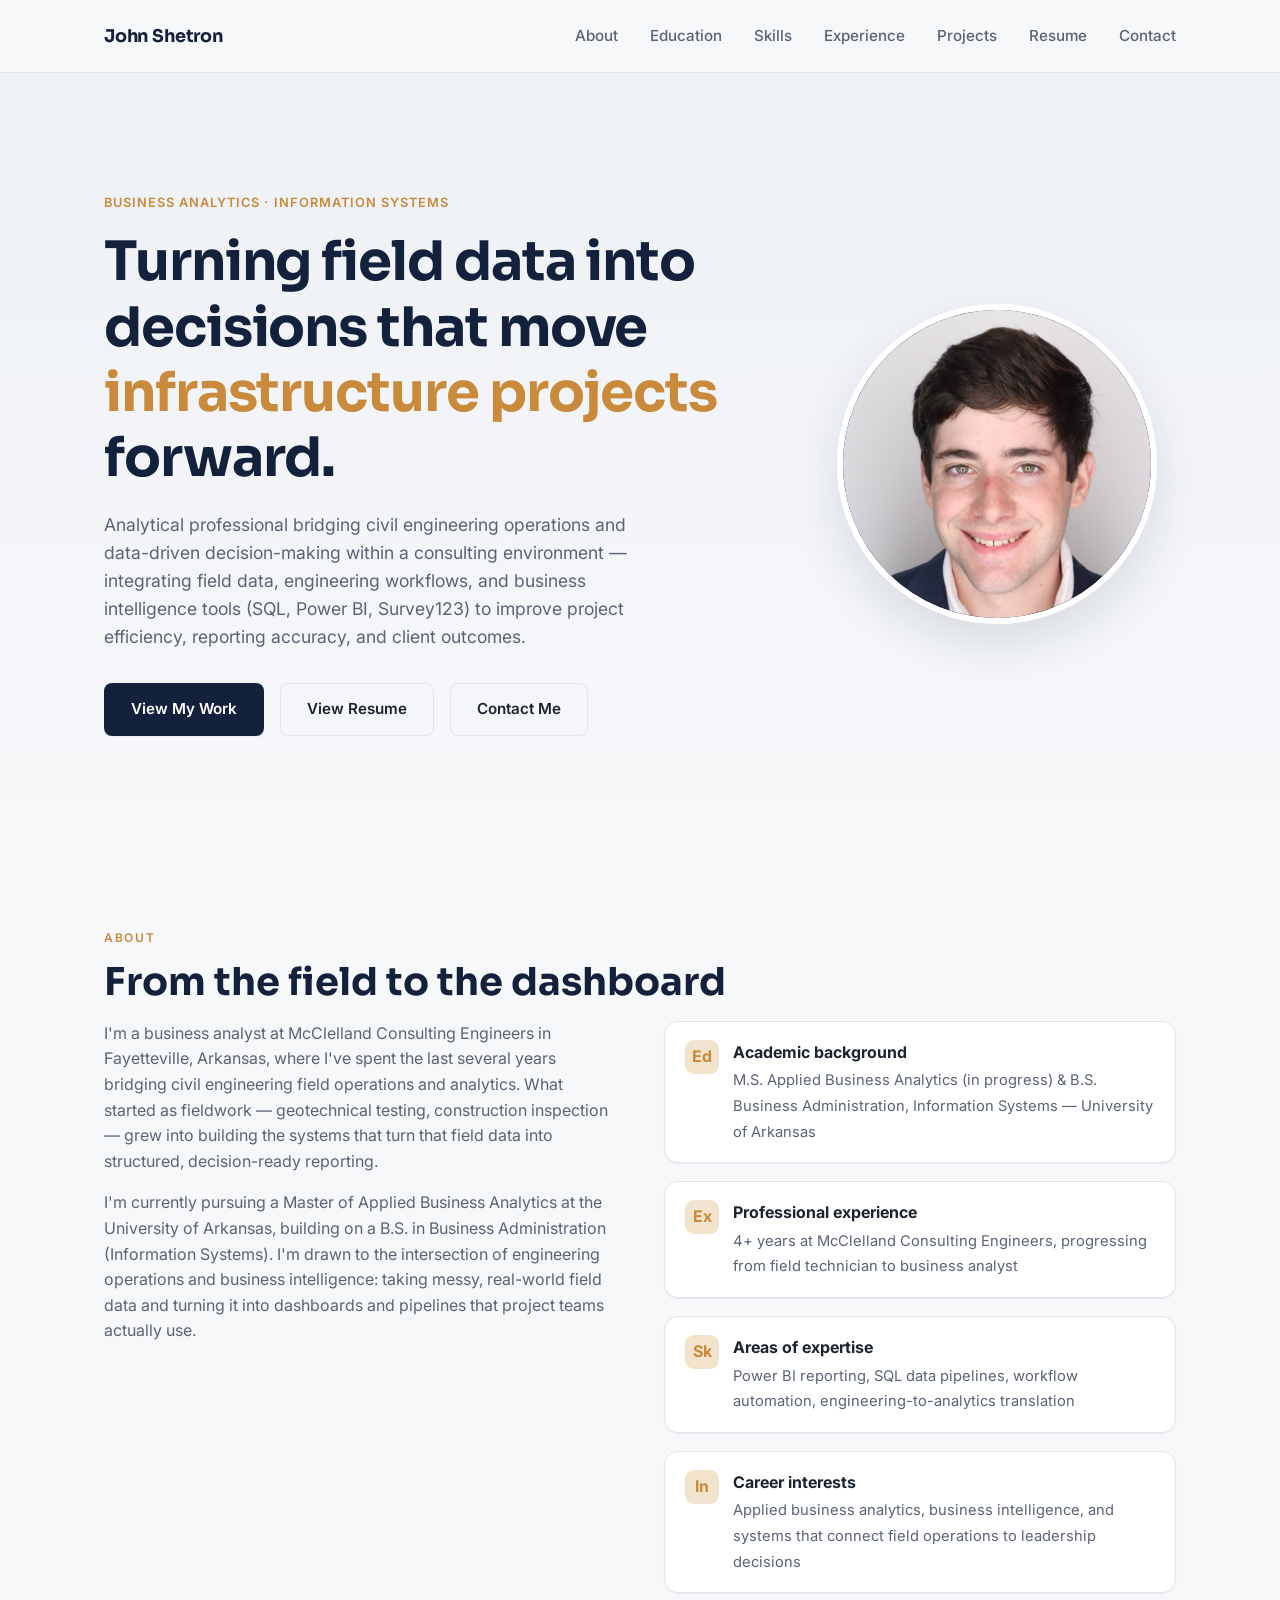
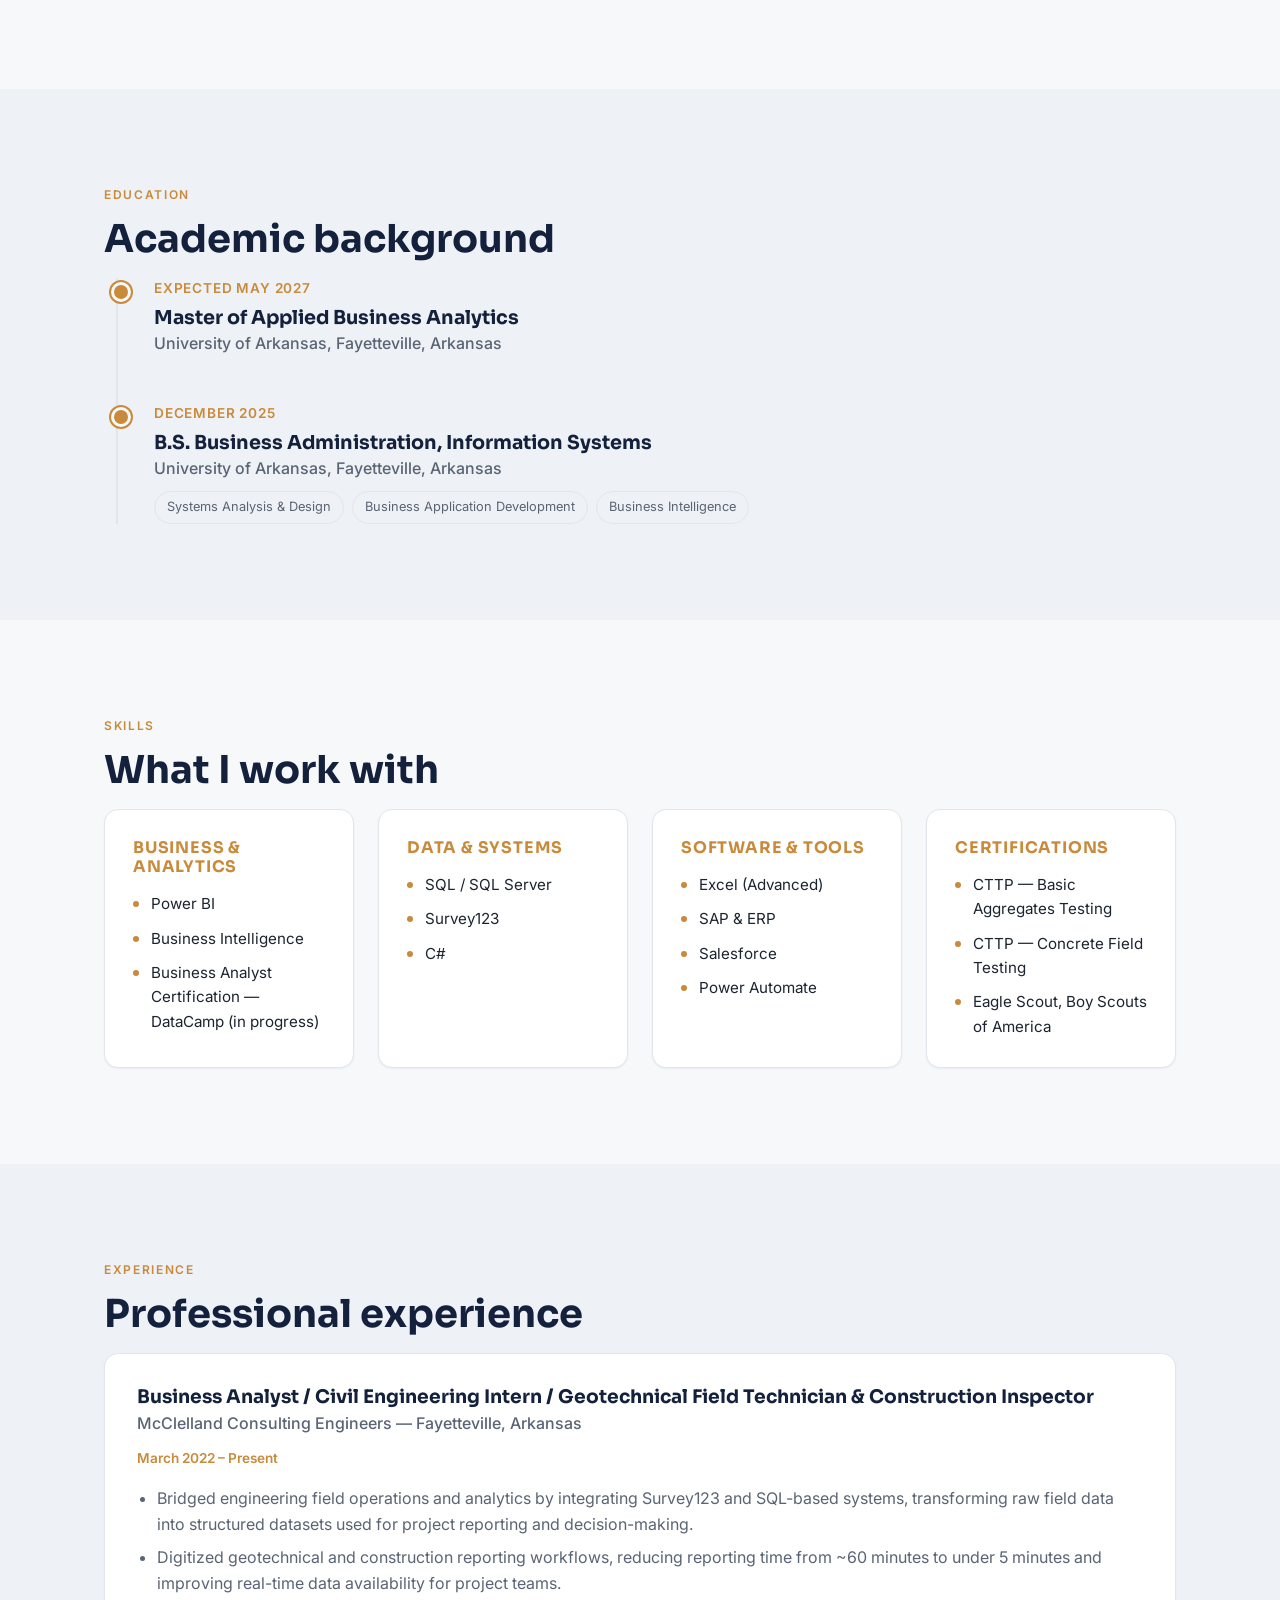
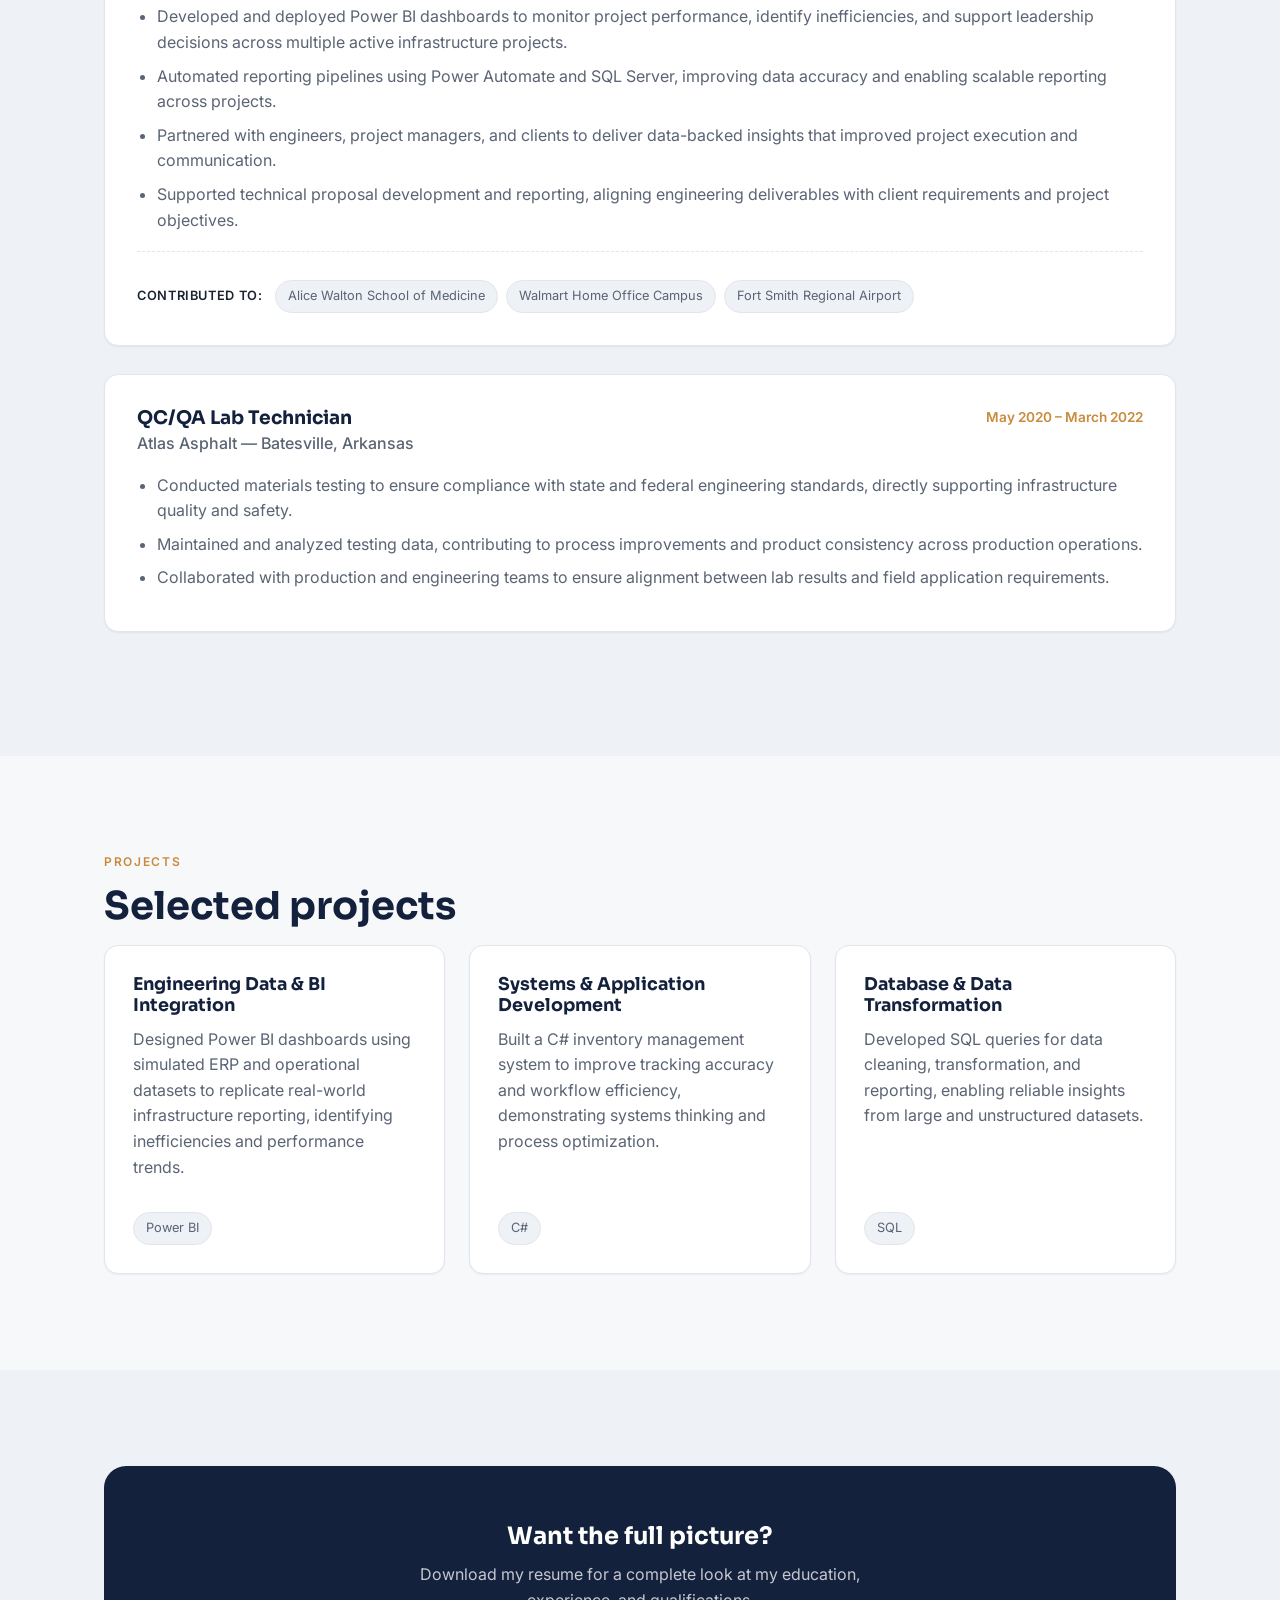
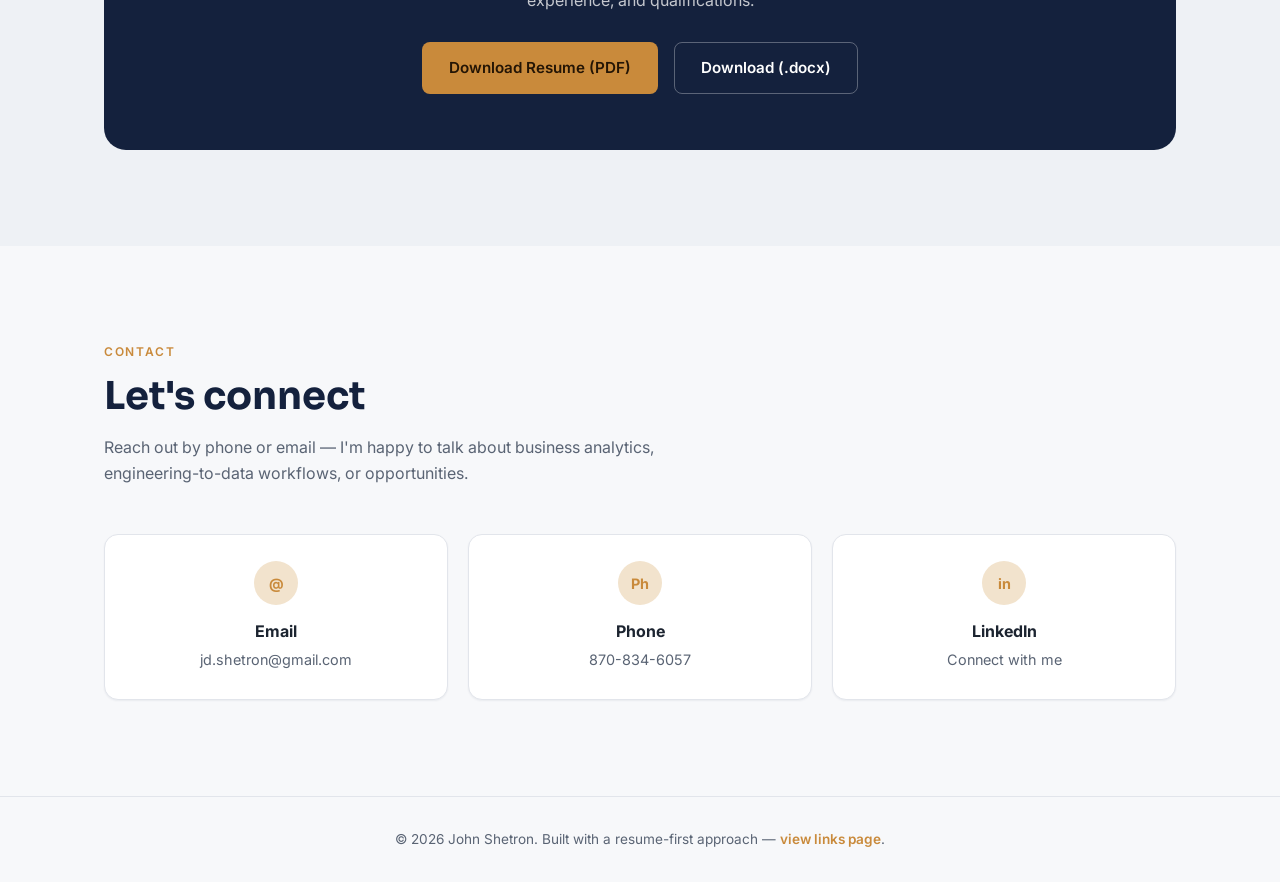
<file: index.html>
<!DOCTYPE html>
<html lang="en">
<head>
<meta charset="UTF-8">
<meta name="viewport" content="width=device-width, initial-scale=1.0">
<title>John Shetron — Business Analyst &amp; Applied Business Analytics</title>
<meta name="description" content="Portfolio of John Shetron — Business Analyst bridging civil engineering operations and data-driven decision-making. Power BI, SQL, Survey123, Power Automate.">
<link rel="icon" href="data:,">
<script>document.documentElement.classList.add('js');</script>
<link rel="preconnect" href="https://fonts.googleapis.com">
<link rel="preconnect" href="https://fonts.gstatic.com" crossorigin>
<link href="https://fonts.googleapis.com/css2?family=Inter:wght@400;500;600&family=Sora:wght@600;700&display=swap" rel="stylesheet">
<link rel="stylesheet" href="styles.css">
</head>
<body>

<nav class="navbar">
  <div class="container">
    <a href="#home" class="brand">John Shetron</a>
    <ul class="nav-links">
      <li><a href="#about">About</a></li>
      <li><a href="#education">Education</a></li>
      <li><a href="#skills">Skills</a></li>
      <li><a href="#experience">Experience</a></li>
      <li><a href="#projects">Projects</a></li>
      <li><a href="#resume">Resume</a></li>
      <li><a href="#contact">Contact</a></li>
    </ul>
    <button class="nav-toggle" aria-label="Toggle navigation menu">
      <span></span><span></span><span></span>
    </button>
  </div>
</nav>

<header class="hero" id="home">
  <div class="container">
    <div>
      <span class="hero-eyebrow">Business Analytics &middot; Information Systems</span>
      <h1>Turning field data into decisions that move <span>infrastructure projects</span> forward.</h1>
      <p class="hero-lede">
        Analytical professional bridging civil engineering operations and data-driven decision-making within a
        consulting environment — integrating field data, engineering workflows, and business intelligence tools
        (SQL, Power BI, Survey123) to improve project efficiency, reporting accuracy, and client outcomes.
      </p>
      <div class="hero-ctas">
        <a href="#experience" class="btn btn-primary">View My Work</a>
        <a href="#resume" class="btn btn-outline">View Resume</a>
        <a href="#contact" class="btn btn-outline">Contact Me</a>
      </div>
    </div>
    <div class="avatar-badge"><img src="assets/headshot.jpg" alt="John Shetron"></div>
  </div>
</header>

<section id="about">
  <div class="container">
    <span class="section-label">About</span>
    <h2 class="section-heading reveal">From the field to the dashboard</h2>
    <div class="about-grid">
      <div class="reveal">
        <p>
          I'm a business analyst at McClelland Consulting Engineers in Fayetteville, Arkansas, where I've spent
          the last several years bridging civil engineering field operations and analytics. What started as
          fieldwork — geotechnical testing, construction inspection — grew into building the systems that turn
          that field data into structured, decision-ready reporting.
        </p>
        <p>
          I'm currently pursuing a Master of Applied Business Analytics at the University of Arkansas, building on
          a B.S. in Business Administration (Information Systems). I'm drawn to the intersection of engineering
          operations and business intelligence: taking messy, real-world field data and turning it into dashboards
          and pipelines that project teams actually use.
        </p>
      </div>
      <ul class="about-list reveal">
        <li>
          <span class="icon">Ed</span>
          <div><strong>Academic background</strong><span class="detail">M.S. Applied Business Analytics (in progress) &amp; B.S. Business Administration, Information Systems — University of Arkansas</span></div>
        </li>
        <li>
          <span class="icon">Ex</span>
          <div><strong>Professional experience</strong><span class="detail">4+ years at McClelland Consulting Engineers, progressing from field technician to business analyst</span></div>
        </li>
        <li>
          <span class="icon">Sk</span>
          <div><strong>Areas of expertise</strong><span class="detail">Power BI reporting, SQL data pipelines, workflow automation, engineering-to-analytics translation</span></div>
        </li>
        <li>
          <span class="icon">In</span>
          <div><strong>Career interests</strong><span class="detail">Applied business analytics, business intelligence, and systems that connect field operations to leadership decisions</span></div>
        </li>
      </ul>
    </div>
  </div>
</section>

<section id="education" style="background:var(--color-surface-alt);">
  <div class="container">
    <span class="section-label">Education</span>
    <h2 class="section-heading reveal">Academic background</h2>
    <div class="timeline">
      <div class="timeline-item reveal">
        <span class="timeline-date">Expected May 2027</span>
        <h3>Master of Applied Business Analytics</h3>
        <div class="school">University of Arkansas, Fayetteville, Arkansas</div>
      </div>
      <div class="timeline-item reveal">
        <span class="timeline-date">December 2025</span>
        <h3>B.S. Business Administration, Information Systems</h3>
        <div class="school">University of Arkansas, Fayetteville, Arkansas</div>
        <div class="tag-row">
          <span class="tag">Systems Analysis &amp; Design</span>
          <span class="tag">Business Application Development</span>
          <span class="tag">Business Intelligence</span>
        </div>
      </div>
    </div>
  </div>
</section>

<section id="skills">
  <div class="container">
    <span class="section-label">Skills</span>
    <h2 class="section-heading reveal">What I work with</h2>
    <div class="skills-grid">
      <div class="skill-card reveal">
        <h3>Business &amp; Analytics</h3>
        <ul>
          <li>Power BI</li>
          <li>Business Intelligence</li>
          <li>Business Analyst Certification — DataCamp (in progress)</li>
        </ul>
      </div>
      <div class="skill-card reveal">
        <h3>Data &amp; Systems</h3>
        <ul>
          <li>SQL / SQL Server</li>
          <li>Survey123</li>
          <li>C#</li>
        </ul>
      </div>
      <div class="skill-card reveal">
        <h3>Software &amp; Tools</h3>
        <ul>
          <li>Excel (Advanced)</li>
          <li>SAP &amp; ERP</li>
          <li>Salesforce</li>
          <li>Power Automate</li>
        </ul>
      </div>
      <div class="skill-card reveal">
        <h3>Certifications</h3>
        <ul>
          <li>CTTP — Basic Aggregates Testing</li>
          <li>CTTP — Concrete Field Testing</li>
          <li>Eagle Scout, Boy Scouts of America</li>
        </ul>
      </div>
    </div>
  </div>
</section>

<section id="experience" style="background:var(--color-surface-alt);">
  <div class="container">
    <span class="section-label">Experience</span>
    <h2 class="section-heading reveal">Professional experience</h2>

    <div class="exp-card reveal">
      <div class="exp-head">
        <div>
          <h3>Business Analyst / Civil Engineering Intern / Geotechnical Field Technician &amp; Construction Inspector</h3>
          <div class="exp-company">McClelland Consulting Engineers — Fayetteville, Arkansas</div>
        </div>
        <span class="exp-meta">March 2022 – Present</span>
      </div>
      <ul>
        <li>Bridged engineering field operations and analytics by integrating Survey123 and SQL-based systems, transforming raw field data into structured datasets used for project reporting and decision-making.</li>
        <li>Digitized geotechnical and construction reporting workflows, reducing reporting time from ~60 minutes to under 5 minutes and improving real-time data availability for project teams.</li>
        <li>Developed and deployed Power BI dashboards to monitor project performance, identify inefficiencies, and support leadership decisions across multiple active infrastructure projects.</li>
        <li>Automated reporting pipelines using Power Automate and SQL Server, improving data accuracy and enabling scalable reporting across projects.</li>
        <li>Partnered with engineers, project managers, and clients to deliver data-backed insights that improved project execution and communication.</li>
        <li>Supported technical proposal development and reporting, aligning engineering deliverables with client requirements and project objectives.</li>
      </ul>
      <div class="exp-projects">
        <span class="label">Contributed to:</span>
        <span class="tag-row" style="display:inline-flex;">
          <span class="tag">Alice Walton School of Medicine</span>
          <span class="tag">Walmart Home Office Campus</span>
          <span class="tag">Fort Smith Regional Airport</span>
        </span>
      </div>
    </div>

    <div class="exp-card reveal">
      <div class="exp-head">
        <div>
          <h3>QC/QA Lab Technician</h3>
          <div class="exp-company">Atlas Asphalt — Batesville, Arkansas</div>
        </div>
        <span class="exp-meta">May 2020 – March 2022</span>
      </div>
      <ul>
        <li>Conducted materials testing to ensure compliance with state and federal engineering standards, directly supporting infrastructure quality and safety.</li>
        <li>Maintained and analyzed testing data, contributing to process improvements and product consistency across production operations.</li>
        <li>Collaborated with production and engineering teams to ensure alignment between lab results and field application requirements.</li>
      </ul>
    </div>
  </div>
</section>

<section id="projects">
  <div class="container">
    <span class="section-label">Projects</span>
    <h2 class="section-heading reveal">Selected projects</h2>
    <div class="projects-grid">
      <div class="project-card reveal">
        <h3>Engineering Data &amp; BI Integration</h3>
        <p>Designed Power BI dashboards using simulated ERP and operational datasets to replicate real-world infrastructure reporting, identifying inefficiencies and performance trends.</p>
        <div class="tag-row"><span class="tag">Power BI</span></div>
      </div>
      <div class="project-card reveal">
        <h3>Systems &amp; Application Development</h3>
        <p>Built a C# inventory management system to improve tracking accuracy and workflow efficiency, demonstrating systems thinking and process optimization.</p>
        <div class="tag-row"><span class="tag">C#</span></div>
      </div>
      <div class="project-card reveal">
        <h3>Database &amp; Data Transformation</h3>
        <p>Developed SQL queries for data cleaning, transformation, and reporting, enabling reliable insights from large and unstructured datasets.</p>
        <div class="tag-row"><span class="tag">SQL</span></div>
      </div>
    </div>
  </div>
</section>

<section id="resume" style="background:var(--color-surface-alt);">
  <div class="container">
    <div class="resume-panel reveal">
      <h2>Want the full picture?</h2>
      <p>Download my resume for a complete look at my education, experience, and qualifications.</p>
      <div class="resume-ctas">
        <a href="assets/John_Shetron_Resume.pdf" class="btn btn-accent" download>Download Resume (PDF)</a>
        <a href="assets/John_Shetron_Resume.docx" class="btn btn-outline" download>Download (.docx)</a>
      </div>
    </div>
  </div>
</section>

<section id="contact">
  <div class="container">
    <span class="section-label">Contact</span>
    <h2 class="section-heading reveal">Let's connect</h2>
    <p class="section-intro reveal">Reach out by phone or email — I'm happy to talk about business analytics, engineering-to-data workflows, or opportunities.</p>
    <div class="contact-grid">
      <a href="mailto:jd.shetron@gmail.com" class="contact-card reveal">
        <span class="icon">@</span>
        <strong>Email</strong>
        <span>jd.shetron@gmail.com</span>
      </a>
      <a href="tel:+18708346057" class="contact-card reveal">
        <span class="icon">Ph</span>
        <strong>Phone</strong>
        <span>870-834-6057</span>
      </a>
      <a href="https://www.linkedin.com/in/john-shetron-16764124b" class="contact-card reveal" target="_blank" rel="noopener">
        <span class="icon">in</span>
        <strong>LinkedIn</strong>
        <span>Connect with me</span>
      </a>
      <!-- Add GitHub link here when available, e.g.:
      <a href="https://github.com/your-handle" class="contact-card reveal" target="_blank" rel="noopener">
        <span class="icon">Gh</span>
        <strong>GitHub</strong>
        <span>View my code</span>
      </a>
      -->
    </div>
  </div>
</section>

<footer>
  <div class="container">
    &copy; <span id="year"></span> John Shetron. Built with a resume-first approach — <a href="links.html" style="color:var(--color-accent); font-weight:600;">view links page</a>.
  </div>
</footer>

<script src="script.js"></script>
</body>
</html>
</file>
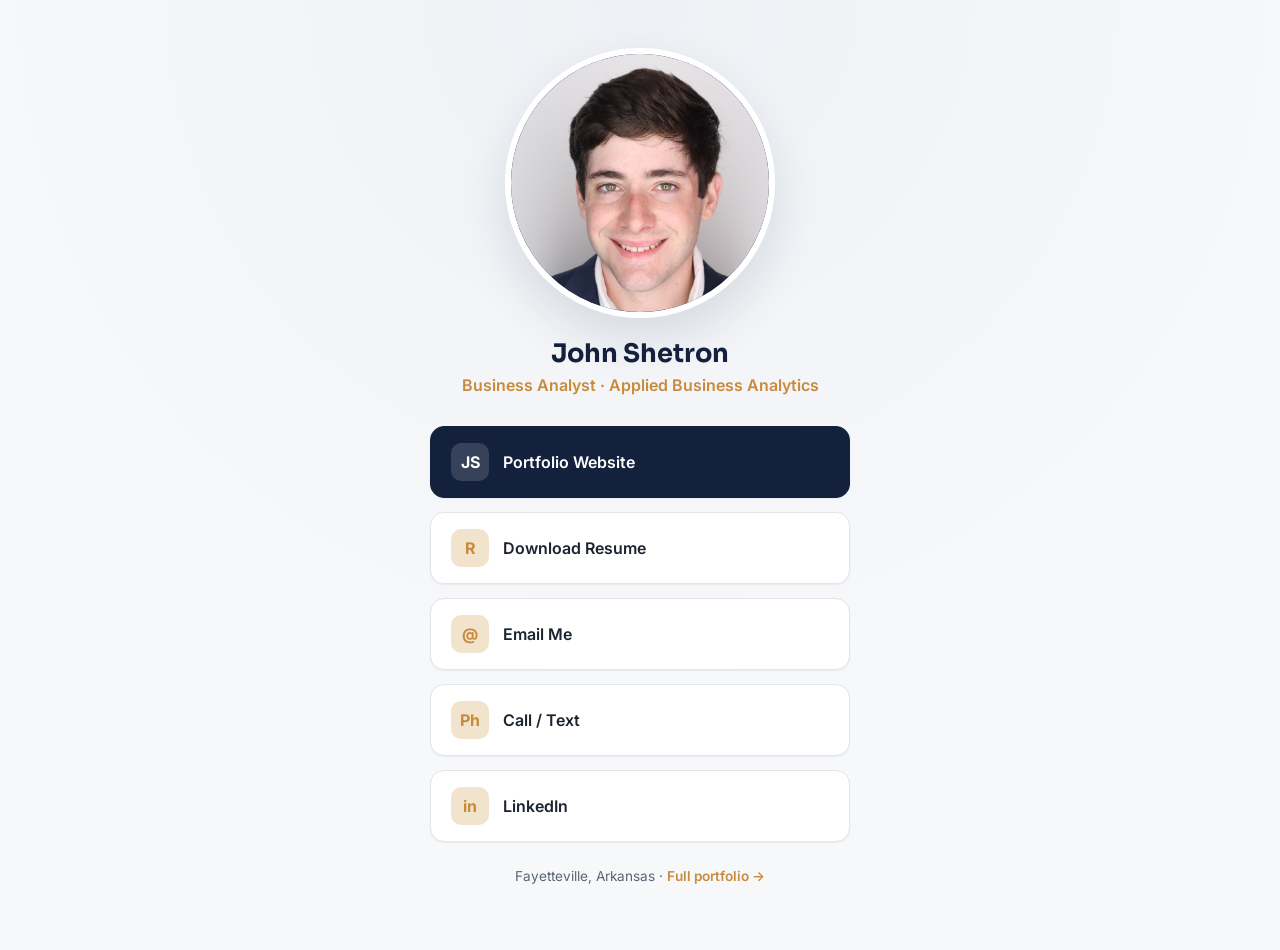
<file: links.html>
<!DOCTYPE html>
<html lang="en">
<head>
<meta charset="UTF-8">
<meta name="viewport" content="width=device-width, initial-scale=1.0">
<title>John Shetron — Links</title>
<meta name="description" content="Professional links for John Shetron — resume, email, and portfolio.">
<link rel="icon" href="data:,">
<link rel="preconnect" href="https://fonts.googleapis.com">
<link rel="preconnect" href="https://fonts.gstatic.com" crossorigin>
<link href="https://fonts.googleapis.com/css2?family=Inter:wght@400;500;600&family=Sora:wght@600;700&display=swap" rel="stylesheet">
<link rel="stylesheet" href="styles.css">
</head>
<body>

<div class="link-page">
  <div class="link-card">
    <div class="avatar-badge"><img src="assets/headshot.jpg" alt="John Shetron"></div>
    <h1>John Shetron</h1>
    <p class="link-headline">Business Analyst &middot; Applied Business Analytics</p>

    <ul class="link-list">
      <li>
        <a href="index.html" class="link-btn primary">
          <span class="icon">JS</span> Portfolio Website
        </a>
      </li>
      <li>
        <a href="assets/John_Shetron_Resume.pdf" class="link-btn" download>
          <span class="icon">R</span> Download Resume
        </a>
      </li>
      <li>
        <a href="mailto:jd.shetron@gmail.com" class="link-btn">
          <span class="icon">@</span> Email Me
        </a>
      </li>
      <li>
        <a href="tel:+18708346057" class="link-btn">
          <span class="icon">Ph</span> Call / Text
        </a>
      </li>
      <li>
        <a href="https://www.linkedin.com/in/john-shetron-16764124b" class="link-btn" target="_blank" rel="noopener">
          <span class="icon">in</span> LinkedIn
        </a>
      </li>
      <!-- Add GitHub link when available, e.g.:
      <li>
        <a href="https://github.com/your-handle" class="link-btn">
          <span class="icon">Gh</span> GitHub
        </a>
      </li>
      -->
    </ul>

    <p class="link-footer">Fayetteville, Arkansas &middot; <a href="index.html">Full portfolio &rarr;</a></p>
  </div>
</div>

<script src="script.js"></script>
</body>
</html>
</file>
<file: styles.css>
/* ==========================================================================
   Design tokens
   ========================================================================== */
:root {
  --color-bg: #f7f8fa;
  --color-surface: #ffffff;
  --color-surface-alt: #eef1f5;
  --color-border: #e2e5eb;
  --color-text: #1c2430;
  --color-text-muted: #5a6474;
  --color-primary: #14213d;
  --color-primary-light: #22335c;
  --color-accent: #c98a3b;
  --color-accent-soft: #f2e3cd;
  --color-panel-dark: #14213d;
  --color-panel-dark-light: #22335c;
  --shadow-sm: 0 1px 2px rgba(20, 33, 61, 0.06);
  --shadow-md: 0 8px 24px rgba(20, 33, 61, 0.08);
  --shadow-lg: 0 20px 48px rgba(20, 33, 61, 0.12);
  --radius-sm: 8px;
  --radius-md: 14px;
  --radius-lg: 22px;
  --font-heading: 'Sora', 'Segoe UI', Arial, sans-serif;
  --font-body: 'Inter', 'Segoe UI', Arial, sans-serif;
  --container: 1120px;
}

@media (prefers-color-scheme: dark) {
  :root {
    --color-bg: #0f1420;
    --color-surface: #161d2b;
    --color-surface-alt: #1c2437;
    --color-border: #2a3346;
    --color-text: #e8ecf3;
    --color-text-muted: #9aa5b8;
    --color-primary: #dfe6f5;
    --color-primary-light: #b8c4e0;
    --color-accent: #e0a75e;
    --color-accent-soft: #3a2f1f;
    --shadow-sm: 0 1px 2px rgba(0, 0, 0, 0.3);
    --shadow-md: 0 8px 24px rgba(0, 0, 0, 0.35);
    --shadow-lg: 0 20px 48px rgba(0, 0, 0, 0.45);
  }
}

* { box-sizing: border-box; }
html { scroll-behavior: smooth; }

body {
  margin: 0;
  background: var(--color-bg);
  color: var(--color-text);
  font-family: var(--font-body);
  line-height: 1.6;
  -webkit-font-smoothing: antialiased;
}

h1, h2, h3, h4 {
  font-family: var(--font-heading);
  color: var(--color-primary);
  line-height: 1.2;
  margin: 0 0 0.5em;
}

@media (prefers-color-scheme: dark) {
  h1, h2, h3, h4 { color: var(--color-text); }
}

p { margin: 0 0 1em; color: var(--color-text-muted); }

a { color: inherit; text-decoration: none; }

img { max-width: 100%; display: block; }

.container {
  max-width: var(--container);
  margin: 0 auto;
  padding: 0 24px;
}

section { padding: 96px 0; }

.section-label {
  text-transform: uppercase;
  letter-spacing: 0.14em;
  font-size: 0.75rem;
  font-weight: 600;
  color: var(--color-accent);
  margin-bottom: 12px;
  display: block;
}

.section-heading {
  font-size: clamp(1.8rem, 3vw, 2.4rem);
  margin-bottom: 16px;
}

.section-intro {
  max-width: 640px;
  margin-bottom: 48px;
}

/* ==========================================================================
   Nav
   ========================================================================== */
.navbar {
  position: sticky;
  top: 0;
  z-index: 100;
  background: rgba(247, 248, 250, 0.85);
  backdrop-filter: blur(10px);
  border-bottom: 1px solid var(--color-border);
}

@media (prefers-color-scheme: dark) {
  .navbar { background: rgba(15, 20, 32, 0.85); }
}

.navbar .container {
  display: flex;
  align-items: center;
  justify-content: space-between;
  height: 72px;
}

.brand {
  font-family: var(--font-heading);
  font-weight: 700;
  font-size: 1.1rem;
  color: var(--color-primary);
  letter-spacing: -0.01em;
}

@media (prefers-color-scheme: dark) { .brand { color: var(--color-text); } }

.nav-links {
  display: flex;
  gap: 32px;
  list-style: none;
  margin: 0;
  padding: 0;
}

.nav-links a {
  font-size: 0.95rem;
  font-weight: 500;
  color: var(--color-text-muted);
  transition: color 0.15s ease;
}

.nav-links a:hover { color: var(--color-accent); }

.nav-toggle {
  display: none;
  background: none;
  border: none;
  cursor: pointer;
  padding: 8px;
}

.nav-toggle span {
  display: block;
  width: 24px;
  height: 2px;
  background: var(--color-primary);
  margin: 5px 0;
  transition: transform 0.2s ease, opacity 0.2s ease;
}

@media (prefers-color-scheme: dark) { .nav-toggle span { background: var(--color-text); } }

@media (max-width: 760px) {
  .nav-toggle { display: block; }
  .nav-links {
    position: absolute;
    top: 72px;
    left: 0;
    right: 0;
    background: var(--color-surface);
    flex-direction: column;
    gap: 0;
    border-bottom: 1px solid var(--color-border);
    max-height: 0;
    overflow: hidden;
    transition: max-height 0.25s ease;
  }
  .nav-links.open { max-height: 400px; }
  .nav-links li { border-top: 1px solid var(--color-border); }
  .nav-links a { display: block; padding: 16px 24px; }
}

/* ==========================================================================
   Buttons
   ========================================================================== */
.btn {
  display: inline-flex;
  align-items: center;
  gap: 8px;
  padding: 13px 26px;
  border-radius: var(--radius-sm);
  font-weight: 600;
  font-size: 0.95rem;
  cursor: pointer;
  border: 1px solid transparent;
  transition: transform 0.15s ease, box-shadow 0.15s ease, background 0.15s ease;
}

.btn:hover { transform: translateY(-2px); }

.btn-primary {
  background: var(--color-panel-dark);
  color: #fff;
  box-shadow: var(--shadow-sm);
}

.btn-primary:hover { box-shadow: var(--shadow-md); }

.btn-outline {
  background: transparent;
  border-color: var(--color-border);
  color: var(--color-text);
}

.btn-outline:hover { border-color: var(--color-accent); color: var(--color-accent); }

.btn-accent {
  background: var(--color-accent);
  color: #241505;
}

.btn-accent:hover { box-shadow: var(--shadow-md); }

/* ==========================================================================
   Hero
   ========================================================================== */
.hero {
  padding: 120px 0 96px;
  background: linear-gradient(180deg, var(--color-surface-alt) 0%, var(--color-bg) 100%);
}

.hero .container {
  display: grid;
  grid-template-columns: 1.3fr 0.7fr;
  gap: 48px;
  align-items: center;
}

.hero-eyebrow {
  color: var(--color-accent);
  font-weight: 600;
  letter-spacing: 0.08em;
  text-transform: uppercase;
  font-size: 0.8rem;
  margin-bottom: 16px;
  display: block;
}

.hero h1 {
  font-size: clamp(2.2rem, 5vw, 3.4rem);
  letter-spacing: -0.02em;
  margin-bottom: 20px;
}

.hero h1 span { color: var(--color-accent); }

.hero-lede {
  font-size: 1.1rem;
  max-width: 560px;
}

.hero-ctas {
  display: flex;
  gap: 16px;
  flex-wrap: wrap;
  margin-top: 32px;
}

.avatar-badge {
  width: 270px;
  height: 270px;
  border-radius: 50%;
  margin: 0 auto;
  background: linear-gradient(135deg, var(--color-panel-dark), var(--color-panel-dark-light));
  display: flex;
  align-items: center;
  justify-content: center;
  color: #fff;
  font-family: var(--font-heading);
  font-size: 3.4rem;
  font-weight: 700;
  box-shadow: var(--shadow-lg);
  border: 6px solid var(--color-surface);
  overflow: hidden;
}

.avatar-badge img {
  width: 100%;
  height: 100%;
  object-fit: cover;
}

.hero .avatar-badge {
  width: 320px;
  height: 320px;
}

@media (max-width: 820px) {
  .hero .container { grid-template-columns: 1fr; text-align: center; }
  .hero-lede { margin-left: auto; margin-right: auto; }
  .hero-ctas { justify-content: center; }
  .avatar-badge { order: -1; width: 200px; height: 200px; font-size: 2.4rem; }
  .hero .avatar-badge { width: 230px; height: 230px; }
}

/* ==========================================================================
   About
   ========================================================================== */
.about-grid {
  display: grid;
  grid-template-columns: 1fr 1fr;
  gap: 48px;
}

.about-list {
  list-style: none;
  margin: 0;
  padding: 0;
  display: grid;
  gap: 18px;
}

.about-list li {
  display: flex;
  gap: 14px;
  align-items: flex-start;
  background: var(--color-surface);
  border: 1px solid var(--color-border);
  border-radius: var(--radius-md);
  padding: 18px 20px;
  box-shadow: var(--shadow-sm);
}

.about-list .icon {
  width: 34px;
  height: 34px;
  flex-shrink: 0;
  border-radius: 9px;
  background: var(--color-accent-soft);
  color: var(--color-accent);
  display: flex;
  align-items: center;
  justify-content: center;
  font-weight: 700;
}

.about-list strong { color: var(--color-text); display: block; margin-bottom: 2px; }
.about-list span.detail { font-size: 0.92rem; color: var(--color-text-muted); }

@media (max-width: 820px) {
  .about-grid { grid-template-columns: 1fr; }
}

/* ==========================================================================
   Education timeline
   ========================================================================== */
.timeline {
  position: relative;
  border-left: 2px solid var(--color-border);
  margin-left: 12px;
  padding-left: 36px;
  display: grid;
  gap: 36px;
}

.timeline-item { position: relative; }

.timeline-item::before {
  content: '';
  position: absolute;
  left: -43px;
  top: 4px;
  width: 14px;
  height: 14px;
  border-radius: 50%;
  background: var(--color-accent);
  border: 3px solid var(--color-bg);
  box-shadow: 0 0 0 2px var(--color-accent);
}

.timeline-date {
  font-size: 0.85rem;
  font-weight: 600;
  color: var(--color-accent);
  text-transform: uppercase;
  letter-spacing: 0.06em;
  margin-bottom: 6px;
  display: block;
}

.timeline-item h3 { margin-bottom: 2px; font-size: 1.2rem; }
.timeline-item .school { color: var(--color-text-muted); font-weight: 500; margin-bottom: 10px; }

.tag-row { display: flex; flex-wrap: wrap; gap: 8px; margin-top: 10px; }

.tag {
  background: var(--color-surface-alt);
  border: 1px solid var(--color-border);
  color: var(--color-text-muted);
  font-size: 0.8rem;
  padding: 5px 12px;
  border-radius: 100px;
}

/* ==========================================================================
   Skills
   ========================================================================== */
.skills-grid {
  display: grid;
  grid-template-columns: repeat(auto-fit, minmax(240px, 1fr));
  gap: 24px;
}

.skill-card {
  background: var(--color-surface);
  border: 1px solid var(--color-border);
  border-radius: var(--radius-md);
  padding: 28px;
  box-shadow: var(--shadow-sm);
}

.skill-card h3 {
  font-size: 1rem;
  text-transform: uppercase;
  letter-spacing: 0.05em;
  color: var(--color-accent);
  margin-bottom: 16px;
}

.skill-card ul {
  list-style: none;
  margin: 0;
  padding: 0;
  display: grid;
  gap: 10px;
}

.skill-card li {
  font-size: 0.95rem;
  color: var(--color-text);
  padding-left: 18px;
  position: relative;
}

.skill-card li::before {
  content: '';
  position: absolute;
  left: 0;
  top: 9px;
  width: 6px;
  height: 6px;
  border-radius: 50%;
  background: var(--color-accent);
}

/* ==========================================================================
   Experience
   ========================================================================== */
.exp-card {
  background: var(--color-surface);
  border: 1px solid var(--color-border);
  border-radius: var(--radius-md);
  padding: 32px;
  box-shadow: var(--shadow-sm);
  margin-bottom: 28px;
}

.exp-head {
  display: flex;
  justify-content: space-between;
  align-items: flex-start;
  flex-wrap: wrap;
  gap: 12px;
  margin-bottom: 6px;
}

.exp-head h3 { margin-bottom: 2px; }
.exp-company { color: var(--color-text-muted); font-weight: 500; }

.exp-meta {
  font-size: 0.85rem;
  font-weight: 600;
  color: var(--color-accent);
  white-space: nowrap;
}

.exp-card ul {
  margin: 16px 0 0;
  padding-left: 20px;
  color: var(--color-text-muted);
}

.exp-card ul li { margin-bottom: 8px; }

.exp-projects {
  margin-top: 18px;
  padding-top: 18px;
  border-top: 1px dashed var(--color-border);
}

.exp-projects .label { font-size: 0.8rem; font-weight: 600; color: var(--color-text); text-transform: uppercase; letter-spacing: 0.05em; margin-right: 8px; }

/* ==========================================================================
   Projects
   ========================================================================== */
.projects-grid {
  display: grid;
  grid-template-columns: repeat(auto-fit, minmax(280px, 1fr));
  gap: 24px;
}

.project-card {
  background: var(--color-surface);
  border: 1px solid var(--color-border);
  border-radius: var(--radius-md);
  padding: 28px;
  box-shadow: var(--shadow-sm);
  display: flex;
  flex-direction: column;
  transition: transform 0.2s ease, box-shadow 0.2s ease;
}

.project-card:hover { transform: translateY(-4px); box-shadow: var(--shadow-md); }

.project-card h3 { font-size: 1.1rem; margin-bottom: 10px; }

.project-card .tag-row { margin-top: auto; padding-top: 16px; }

/* ==========================================================================
   Resume
   ========================================================================== */
.resume-panel {
  background: var(--color-panel-dark);
  border-radius: var(--radius-lg);
  padding: 56px;
  text-align: center;
  color: #fff;
}

.resume-panel h2 { color: #fff; }
.resume-panel p { color: rgba(255,255,255,0.75); max-width: 520px; margin-left: auto; margin-right: auto; }

.resume-ctas { display: flex; gap: 16px; justify-content: center; margin-top: 28px; flex-wrap: wrap; }

.resume-panel .btn-outline { border-color: rgba(255,255,255,0.3); color: #fff; }
.resume-panel .btn-outline:hover { border-color: var(--color-accent); color: var(--color-accent); }

/* ==========================================================================
   Contact
   ========================================================================== */
.contact-grid {
  display: grid;
  grid-template-columns: repeat(auto-fit, minmax(220px, 1fr));
  gap: 20px;
}

.contact-card {
  background: var(--color-surface);
  border: 1px solid var(--color-border);
  border-radius: var(--radius-md);
  padding: 26px;
  text-align: center;
  box-shadow: var(--shadow-sm);
  transition: transform 0.15s ease, border-color 0.15s ease;
}

.contact-card:hover { transform: translateY(-3px); border-color: var(--color-accent); }

.contact-card .icon {
  width: 44px;
  height: 44px;
  border-radius: 50%;
  background: var(--color-accent-soft);
  color: var(--color-accent);
  display: flex;
  align-items: center;
  justify-content: center;
  margin: 0 auto 14px;
  font-weight: 700;
}

.contact-card strong { display: block; color: var(--color-text); margin-bottom: 2px; }
.contact-card span { font-size: 0.9rem; color: var(--color-text-muted); }

/* ==========================================================================
   Footer
   ========================================================================== */
footer {
  border-top: 1px solid var(--color-border);
  padding: 32px 0;
  text-align: center;
  font-size: 0.85rem;
  color: var(--color-text-muted);
}

/* ==========================================================================
   Reveal-on-scroll animation
   ========================================================================== */
.js .reveal {
  opacity: 0;
  transform: translateY(16px);
  transition: opacity 0.6s ease, transform 0.6s ease;
}

.js .reveal.is-visible { opacity: 1; transform: translateY(0); }

@media (prefers-reduced-motion: reduce) {
  .reveal { opacity: 1; transform: none; transition: none; }
  html { scroll-behavior: auto; }
}

/* ==========================================================================
   Linktree page
   ========================================================================== */
.link-page {
  min-height: 100vh;
  display: flex;
  align-items: center;
  justify-content: center;
  padding: 48px 20px;
  background: radial-gradient(circle at top, var(--color-surface-alt), var(--color-bg) 60%);
}

.link-card {
  width: 100%;
  max-width: 420px;
  text-align: center;
}

.link-card .avatar-badge { margin-bottom: 20px; }

.link-card h1 { font-size: 1.6rem; margin-bottom: 4px; }

.link-headline { color: var(--color-accent); font-weight: 600; margin-bottom: 28px; }

.link-list {
  list-style: none;
  margin: 0 0 24px;
  padding: 0;
  display: grid;
  gap: 14px;
}

.link-btn {
  display: flex;
  align-items: center;
  gap: 14px;
  background: var(--color-surface);
  border: 1px solid var(--color-border);
  border-radius: var(--radius-md);
  padding: 16px 20px;
  font-weight: 600;
  font-size: 1rem;
  box-shadow: var(--shadow-sm);
  transition: transform 0.15s ease, box-shadow 0.15s ease, border-color 0.15s ease;
}

.link-btn:hover { transform: translateY(-2px); box-shadow: var(--shadow-md); border-color: var(--color-accent); }

.link-btn .icon {
  width: 38px;
  height: 38px;
  border-radius: 10px;
  background: var(--color-accent-soft);
  color: var(--color-accent);
  display: flex;
  align-items: center;
  justify-content: center;
  flex-shrink: 0;
  font-weight: 700;
}

.link-btn.primary {
  background: var(--color-panel-dark);
  color: #fff;
  border-color: var(--color-panel-dark);
}

.link-btn.primary .icon { background: rgba(255,255,255,0.15); color: #fff; }

.link-footer { font-size: 0.85rem; color: var(--color-text-muted); }
.link-footer a { color: var(--color-accent); font-weight: 600; }
</file>
